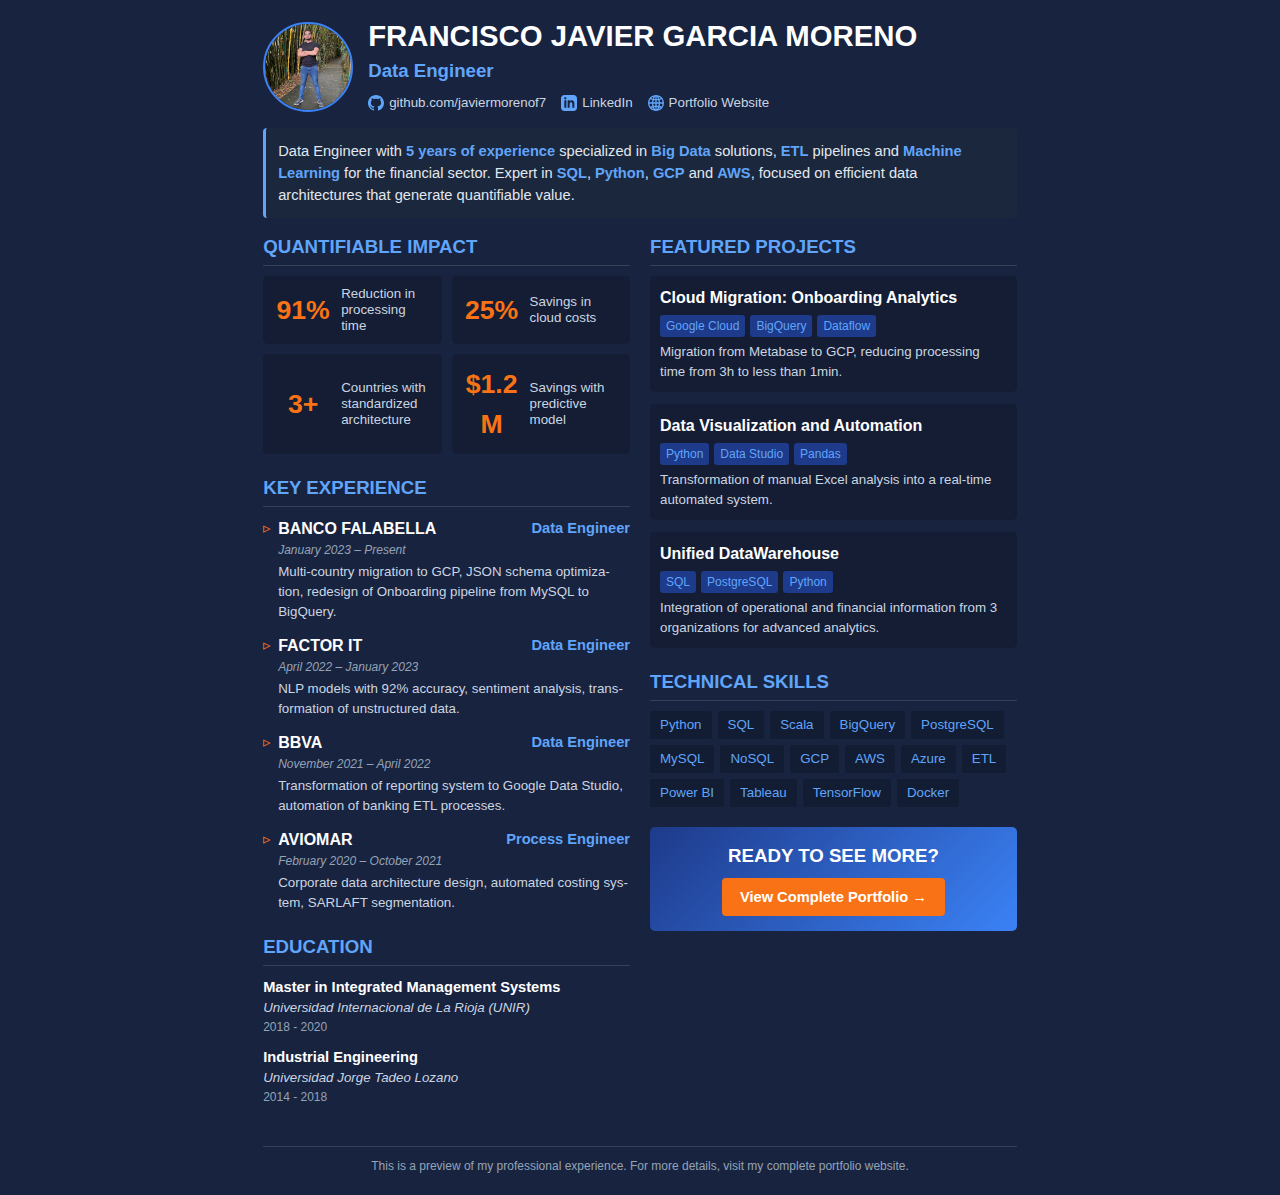
<file: links/print-en.html>
<!DOCTYPE html>
<html lang="en">
<head>
    <meta charset="UTF-8">
    <meta name="viewport" content="width=device-width, initial-scale=1.0">
    <title>Francisco Javier Garcia Moreno - Data Engineer</title>
    <link rel="stylesheet" href="/css/style_print.css">
</head>

<body>
    <div class="page">
        <header class="header">
            <img src="../img/javier-m.jpg" alt="Francisco Javier Garcia Moreno" class="profile-photo">
            <div class="header-content">
                <h1 class="person-name">FRANCISCO JAVIER GARCIA MORENO</h1>
                <h2 class="job-title">Data Engineer</h2>
                <div class="contact-row">
                    <div class="contact-item">
                        <svg class="contact-icon" xmlns="http://www.w3.org/2000/svg" viewBox="0 0 24 24">
                            <path d="M12 0c-6.626 0-12 5.373-12 12 0 5.302 3.438 9.8 8.207 11.387.599.111.793-.261.793-.577v-2.234c-3.338.726-4.033-1.416-4.033-1.416-.546-1.387-1.333-1.756-1.333-1.756-1.089-.745.083-.729.083-.729 1.205.084 1.839 1.237 1.839 1.237 1.07 1.834 2.807 1.304 3.492.997.107-.775.418-1.305.762-1.604-2.665-.305-5.467-1.334-5.467-5.931 0-1.311.469-2.381 1.236-3.221-.124-.303-.535-1.524.117-3.176 0 0 1.008-.322 3.301 1.23.957-.266 1.983-.399 3.003-.404 1.02.005 2.047.138 3.006.404 2.291-1.552 3.297-1.23 3.297-1.23.653 1.653.242 2.874.118 3.176.77.84 1.235 1.911 1.235 3.221 0 4.609-2.807 5.624-5.479 5.921.43.372.823 1.102.823 2.222v3.293c0 .319.192.694.801.576 4.765-1.589 8.199-6.086 8.199-11.386 0-6.627-5.373-12-12-12z"/>
                        </svg>
                        <a href="https://github.com/javiermorenof7" class="contact-text" target="_blank">github.com/javiermorenof7</a>
                    </div>
                    <div class="contact-item">
                        <svg class="contact-icon" xmlns="http://www.w3.org/2000/svg" viewBox="0 0 24 24">
                            <path d="M19 0h-14c-2.761 0-5 2.239-5 5v14c0 2.761 2.239 5 5 5h14c2.762 0 5-2.239 5-5v-14c0-2.761-2.238-5-5-5zm-11 19h-3v-11h3v11zm-1.5-12.268c-.966 0-1.75-.79-1.75-1.764s.784-1.764 1.75-1.764 1.75.79 1.75 1.764-.783 1.764-1.75 1.764zm13.5 12.268h-3v-5.604c0-3.368-4-3.113-4 0v5.604h-3v-11h3v1.765c1.396-2.586 7-2.777 7 2.476v6.759z"/>
                        </svg>
                        <a href="https://www.linkedin.com/in/francisco-javier-garcia-moreno-78b184166/" class="contact-text" target="_blank">LinkedIn</a>
                    </div>
                    <div class="contact-item">
                        <svg class="contact-icon" xmlns="http://www.w3.org/2000/svg" viewBox="0 0 24 24">
                            <path d="M12 0c-6.627 0-12 5.373-12 12s5.373 12 12 12 12-5.373 12-12-5.373-12-12-12zm1 16.057v-3.057h2.994c-.059 1.143-.212 2.24-.456 3.279-.823-.12-1.674-.188-2.538-.222zm1.957 2.162c-.499 1.33-1.159 2.497-1.957 3.456v-3.62c.666.028 1.319.081 1.957.164zm-1.957-7.219v-3.015c.868-.034 1.721-.103 2.548-.224.238 1.027.389 2.111.446 3.239h-2.994zm0-5.014v-3.661c.806.969 1.471 2.15 1.971 3.496-.642.084-1.3.137-1.971.165zm2.703-3.267c1.237.496 2.354 1.228 3.29 2.146-.642.234-1.311.442-2.019.607-.344-.992-.775-1.91-1.271-2.753zm-7.241 13.56c-.244-1.039-.398-2.136-.456-3.279h2.994v3.057c-.865.034-1.714.102-2.538.222zm2.538 1.776v3.62c-.798-.959-1.458-2.126-1.957-3.456.638-.083 1.291-.136 1.957-.164zm-2.994-7.055c.057-1.128.207-2.212.446-3.239.827.121 1.68.19 2.548.224v3.015h-2.994zm1.024-5.179c.5-1.346 1.165-2.527 1.97-3.496v3.661c-.671-.028-1.329-.081-1.97-.165zm-2.005-.35c-.708-.165-1.377-.373-2.018-.607.937-.918 2.053-1.65 3.29-2.146-.496.844-.927 1.762-1.272 2.753zm-.549 1.918c-.264 1.151-.434 2.36-.492 3.611h-3.933c.165-1.658.739-3.197 1.617-4.518.88.361 1.816.67 2.808.907zm.009 9.262c-.988.236-1.92.542-2.797.9-.89-1.328-1.471-2.879-1.637-4.551h3.934c.058 1.265.231 2.488.5 3.651zm.553 1.917c.342.976.768 1.881 1.257 2.712-1.223-.49-2.326-1.211-3.256-2.115.636-.229 1.299-.435 1.999-.597zm9.924 0c.7.163 1.362.367 1.999.597-.931.903-2.034 1.625-3.257 2.116.489-.832.915-1.737 1.258-2.713zm.553-1.917c.27-1.163.442-2.386.501-3.651h3.934c-.167 1.672-.748 3.223-1.638 4.551-.877-.358-1.81-.664-2.797-.9zm.501-5.651c-.058-1.251-.229-2.46-.492-3.611.992-.237 1.929-.546 2.809-.907.877 1.321 1.451 2.86 1.616 4.518h-3.933z"/>
                        </svg>
                        <a href="https://javiermorenof7.github.io/cv_portafolio/" class="contact-text" target="_blank">Portfolio Website</a>
                    </div>
                </div>
            </div>
        </header>
        
        <div class="summary-box">
            Data Engineer with <strong>5 years of experience</strong> specialized in <strong>Big Data</strong> solutions, <strong>ETL</strong> pipelines and <strong>Machine Learning</strong> for the financial sector. Expert in <strong>SQL</strong>, <strong>Python</strong>, <strong>GCP</strong> and <strong>AWS</strong>, focused on efficient data architectures that generate quantifiable value.
        </div>
        
        <div class="sections-grid">
            <div class="left-column">
                <section class="section">
                    <h3 class="section-title">QUANTIFIABLE IMPACT</h3>
                    <div class="metrics-grid">
                        <div class="metric-card">
                            <div class="metric-number">91%</div>
                            <div class="metric-label">Reduction in processing time</div>
                        </div>
                        <div class="metric-card">
                            <div class="metric-number">25%</div>
                            <div class="metric-label">Savings in cloud costs</div>
                        </div>
                        <div class="metric-card">
                            <div class="metric-number">3+</div>
                            <div class="metric-label">Countries with standardized architecture</div>
                        </div>
                        <div class="metric-card">
                            <div class="metric-number">$1.2M</div>
                            <div class="metric-label">Savings with predictive model</div>
                        </div>
                    </div>
                </section>
                
                <section class="section">
                    <h3 class="section-title">KEY EXPERIENCE</h3>
                    <div class="experience-item">
                        <div class="company-name">
                            BANCO FALABELLA <span class="position">Data Engineer</span>
                        </div>
                        <div class="period">January 2023 – Present</div>
                        <div class="exp-summary">Multi-country migration to GCP, JSON schema optimization, redesign of Onboarding pipeline from MySQL to BigQuery.</div>
                    </div>
                    
                    <div class="experience-item">
                        <div class="company-name">
                            FACTOR IT <span class="position">Data Engineer</span>
                        </div>
                        <div class="period">April 2022 – January 2023</div>
                        <div class="exp-summary">NLP models with 92% accuracy, sentiment analysis, transformation of unstructured data.</div>
                    </div>
                    
                    <div class="experience-item">
                        <div class="company-name">
                            BBVA <span class="position">Data Engineer</span>
                        </div>
                        <div class="period">November 2021 – April 2022</div>
                        <div class="exp-summary">Transformation of reporting system to Google Data Studio, automation of banking ETL processes.</div>
                    </div>
                    
                    <div class="experience-item">
                        <div class="company-name">
                            AVIOMAR <span class="position">Process Engineer</span>
                        </div>
                        <div class="period">February 2020 – October 2021</div>
                        <div class="exp-summary">Corporate data architecture design, automated costing system, SARLAFT segmentation.</div>
                    </div>
                </section>
                
                <section class="section">
                    <h3 class="section-title">EDUCATION</h3>
                    <div class="education-item">
                        <div class="degree">Master in Integrated Management Systems</div>
                        <div class="university">Universidad Internacional de La Rioja (UNIR)</div>
                        <div class="edu-year">2018 - 2020</div>
                    </div>
                    
                    <div class="education-item">
                        <div class="degree">Industrial Engineering</div>
                        <div class="university">Universidad Jorge Tadeo Lozano</div>
                        <div class="edu-year">2014 - 2018</div>
                    </div>
                </section>
            </div>
            
            <div class="right-column">
                <section class="section">
                    <h3 class="section-title">FEATURED PROJECTS</h3>
                    <div class="project-item">
                        <div class="project-title">Cloud Migration: Onboarding Analytics</div>
                        <div class="project-tech">
                            <span class="tech-tag">Google Cloud</span>
                            <span class="tech-tag">BigQuery</span>
                            <span class="tech-tag">Dataflow</span>
                        </div>
                        <div class="project-desc">Migration from Metabase to GCP, reducing processing time from 3h to less than 1min.</div>
                    </div>
                    
                    <div class="project-item">
                        <div class="project-title">Data Visualization and Automation</div>
                        <div class="project-tech">
                            <span class="tech-tag">Python</span>
                            <span class="tech-tag">Data Studio</span>
                            <span class="tech-tag">Pandas</span>
                        </div>
                        <div class="project-desc">Transformation of manual Excel analysis into a real-time automated system.</div>
                    </div>
                    
                    <div class="project-item">
                        <div class="project-title">Unified DataWarehouse</div>
                        <div class="project-tech">
                            <span class="tech-tag">SQL</span>
                            <span class="tech-tag">PostgreSQL</span>
                            <span class="tech-tag">Python</span>
                        </div>
                        <div class="project-desc">Integration of operational and financial information from 3 organizations for advanced analytics.</div>
                    </div>
                </section>
                
                <section class="section">
                    <h3 class="section-title">TECHNICAL SKILLS</h3>
                    <div class="skills-list">
                        <div class="skill-badge">Python</div>
                        <div class="skill-badge">SQL</div>
                        <div class="skill-badge">Scala</div>
                        <div class="skill-badge">BigQuery</div>
                        <div class="skill-badge">PostgreSQL</div>
                        <div class="skill-badge">MySQL</div>
                        <div class="skill-badge">NoSQL</div>
                        <div class="skill-badge">GCP</div>
                        <div class="skill-badge">AWS</div>
                        <div class="skill-badge">Azure</div>
                        <div class="skill-badge">ETL</div>
                        <div class="skill-badge">Power BI</div>
                        <div class="skill-badge">Tableau</div>
                        <div class="skill-badge">TensorFlow</div>
                        <div class="skill-badge">Docker</div>
                    </div>
                </section>
                
                <div class="portfolio-cta">
                    <h3 class="cta-title">READY TO SEE MORE?</h3>
                    <a href="https://javiermorenof7.github.io/cv_portafolio/" class="cta-button">View Complete Portfolio →</a>
                </div>
            </div>
        </div>
        
        <footer class="footer">
            This is a preview of my professional experience. For more details, visit my complete portfolio website.
        </footer>
    </div>
</body>
</html>
</file>
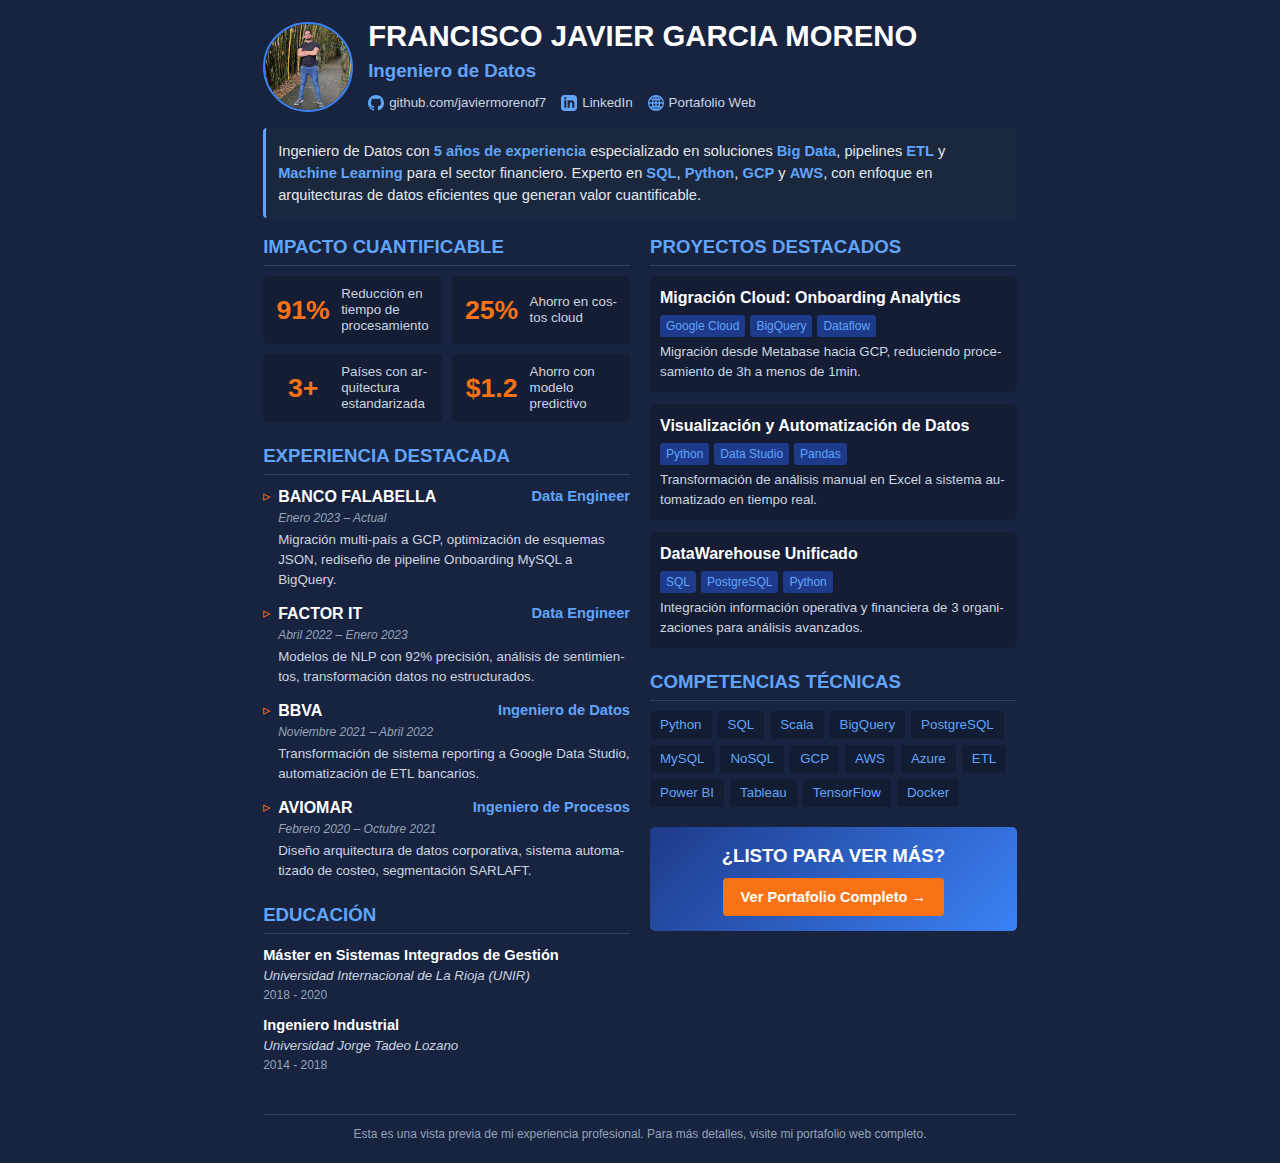
<file: links/print-es.html>
<!DOCTYPE html>
<html lang="es">
<head>
    <meta charset="UTF-8">
    <meta name="viewport" content="width=device-width, initial-scale=1.0">
    <title>Francisco Javier Garcia Moreno - Ingeniero de Datos</title>
    <link rel="stylesheet" href="/css/style_print.css">
</head>

<body>
    <div class="page">
        <header class="header">
            <img src="../img/javier-m.jpg" alt="Francisco Javier Garcia Moreno" class="profile-photo">
            <div class="header-content">
                <h1 class="person-name">FRANCISCO JAVIER GARCIA MORENO</h1>
                <h2 class="job-title">Ingeniero de Datos</h2>
                <div class="contact-row">
                    <div class="contact-item">
                        <svg class="contact-icon" xmlns="http://www.w3.org/2000/svg" viewBox="0 0 24 24">
                            <path d="M12 0c-6.626 0-12 5.373-12 12 0 5.302 3.438 9.8 8.207 11.387.599.111.793-.261.793-.577v-2.234c-3.338.726-4.033-1.416-4.033-1.416-.546-1.387-1.333-1.756-1.333-1.756-1.089-.745.083-.729.083-.729 1.205.084 1.839 1.237 1.839 1.237 1.07 1.834 2.807 1.304 3.492.997.107-.775.418-1.305.762-1.604-2.665-.305-5.467-1.334-5.467-5.931 0-1.311.469-2.381 1.236-3.221-.124-.303-.535-1.524.117-3.176 0 0 1.008-.322 3.301 1.23.957-.266 1.983-.399 3.003-.404 1.02.005 2.047.138 3.006.404 2.291-1.552 3.297-1.23 3.297-1.23.653 1.653.242 2.874.118 3.176.77.84 1.235 1.911 1.235 3.221 0 4.609-2.807 5.624-5.479 5.921.43.372.823 1.102.823 2.222v3.293c0 .319.192.694.801.576 4.765-1.589 8.199-6.086 8.199-11.386 0-6.627-5.373-12-12-12z"/>
                        </svg>
                        <a href="https://github.com/javiermorenof7" class="contact-text" target="_blank">github.com/javiermorenof7</a>
                    </div>
                    <div class="contact-item">
                        <svg class="contact-icon" xmlns="http://www.w3.org/2000/svg" viewBox="0 0 24 24">
                            <path d="M19 0h-14c-2.761 0-5 2.239-5 5v14c0 2.761 2.239 5 5 5h14c2.762 0 5-2.239 5-5v-14c0-2.761-2.238-5-5-5zm-11 19h-3v-11h3v11zm-1.5-12.268c-.966 0-1.75-.79-1.75-1.764s.784-1.764 1.75-1.764 1.75.79 1.75 1.764-.783 1.764-1.75 1.764zm13.5 12.268h-3v-5.604c0-3.368-4-3.113-4 0v5.604h-3v-11h3v1.765c1.396-2.586 7-2.777 7 2.476v6.759z"/>
                        </svg>
                        <a href="https://www.linkedin.com/in/francisco-javier-garcia-moreno-78b184166/" class="contact-text" target="_blank">LinkedIn</a>
                    </div>
                    <div class="contact-item">
                        <svg class="contact-icon" xmlns="http://www.w3.org/2000/svg" viewBox="0 0 24 24">
                            <path d="M12 0c-6.627 0-12 5.373-12 12s5.373 12 12 12 12-5.373 12-12-5.373-12-12-12zm1 16.057v-3.057h2.994c-.059 1.143-.212 2.24-.456 3.279-.823-.12-1.674-.188-2.538-.222zm1.957 2.162c-.499 1.33-1.159 2.497-1.957 3.456v-3.62c.666.028 1.319.081 1.957.164zm-1.957-7.219v-3.015c.868-.034 1.721-.103 2.548-.224.238 1.027.389 2.111.446 3.239h-2.994zm0-5.014v-3.661c.806.969 1.471 2.15 1.971 3.496-.642.084-1.3.137-1.971.165zm2.703-3.267c1.237.496 2.354 1.228 3.29 2.146-.642.234-1.311.442-2.019.607-.344-.992-.775-1.91-1.271-2.753zm-7.241 13.56c-.244-1.039-.398-2.136-.456-3.279h2.994v3.057c-.865.034-1.714.102-2.538.222zm2.538 1.776v3.62c-.798-.959-1.458-2.126-1.957-3.456.638-.083 1.291-.136 1.957-.164zm-2.994-7.055c.057-1.128.207-2.212.446-3.239.827.121 1.68.19 2.548.224v3.015h-2.994zm1.024-5.179c.5-1.346 1.165-2.527 1.97-3.496v3.661c-.671-.028-1.329-.081-1.97-.165zm-2.005-.35c-.708-.165-1.377-.373-2.018-.607.937-.918 2.053-1.65 3.29-2.146-.496.844-.927 1.762-1.272 2.753zm-.549 1.918c-.264 1.151-.434 2.36-.492 3.611h-3.933c.165-1.658.739-3.197 1.617-4.518.88.361 1.816.67 2.808.907zm.009 9.262c-.988.236-1.92.542-2.797.9-.89-1.328-1.471-2.879-1.637-4.551h3.934c.058 1.265.231 2.488.5 3.651zm.553 1.917c.342.976.768 1.881 1.257 2.712-1.223-.49-2.326-1.211-3.256-2.115.636-.229 1.299-.435 1.999-.597zm9.924 0c.7.163 1.362.367 1.999.597-.931.903-2.034 1.625-3.257 2.116.489-.832.915-1.737 1.258-2.713zm.553-1.917c.27-1.163.442-2.386.501-3.651h3.934c-.167 1.672-.748 3.223-1.638 4.551-.877-.358-1.81-.664-2.797-.9zm.501-5.651c-.058-1.251-.229-2.46-.492-3.611.992-.237 1.929-.546 2.809-.907.877 1.321 1.451 2.86 1.616 4.518h-3.933z"/>
                        </svg>
                        <a href="https://javiermorenof7.github.io/cv_portafolio/" class="contact-text" target="_blank">Portafolio Web</a>
                    </div>
                </div>
            </div>
        </header>
        
        <div class="summary-box">
            Ingeniero de Datos con <strong>5 años de experiencia</strong> especializado en soluciones <strong>Big Data</strong>, pipelines <strong>ETL</strong> y <strong>Machine Learning</strong> para el sector financiero. Experto en <strong>SQL</strong>, <strong>Python</strong>, <strong>GCP</strong> y <strong>AWS</strong>, con enfoque en arquitecturas de datos eficientes que generan valor cuantificable.
        </div>
        
        <div class="sections-grid">
            <div class="left-column">
                <section class="section">
                    <h3 class="section-title">IMPACTO CUANTIFICABLE</h3>
                    <div class="metrics-grid">
                        <div class="metric-card">
                            <div class="metric-number">91%</div>
                            <div class="metric-label">Reducción en tiempo de procesamiento</div>
                        </div>
                        <div class="metric-card">
                            <div class="metric-number">25%</div>
                            <div class="metric-label">Ahorro en costos cloud</div>
                        </div>
                        <div class="metric-card">
                            <div class="metric-number">3+</div>
                            <div class="metric-label">Países con arquitectura estandarizada</div>
                        </div>
                        <div class="metric-card">
                            <div class="metric-number">$1.2</div>
                            <div class="metric-label">Ahorro con modelo predictivo</div>
                        </div>
                    </div>
                </section>
                
                <section class="section">
                    <h3 class="section-title">EXPERIENCIA DESTACADA</h3>
                    <div class="experience-item">
                        <div class="company-name">
                            BANCO FALABELLA <span class="position">Data Engineer</span>
                        </div>
                        <div class="period">Enero 2023 – Actual</div>
                        <div class="exp-summary">Migración multi-país a GCP, optimización de esquemas JSON, rediseño de pipeline Onboarding MySQL a BigQuery.</div>
                    </div>
                    
                    <div class="experience-item">
                        <div class="company-name">
                            FACTOR IT <span class="position">Data Engineer</span>
                        </div>
                        <div class="period">Abril 2022 – Enero 2023</div>
                        <div class="exp-summary">Modelos de NLP con 92% precisión, análisis de sentimientos, transformación datos no estructurados.</div>
                    </div>
                    
                    <div class="experience-item">
                        <div class="company-name">
                            BBVA <span class="position">Ingeniero de Datos</span>
                        </div>
                        <div class="period">Noviembre 2021 – Abril 2022</div>
                        <div class="exp-summary">Transformación de sistema reporting a Google Data Studio, automatización de ETL bancarios.</div>
                    </div>
                    
                    <div class="experience-item">
                        <div class="company-name">
                            AVIOMAR <span class="position">Ingeniero de Procesos</span>
                        </div>
                        <div class="period">Febrero 2020 – Octubre 2021</div>
                        <div class="exp-summary">Diseño arquitectura de datos corporativa, sistema automatizado de costeo, segmentación SARLAFT.</div>
                    </div>
                </section>
                
                <section class="section">
                    <h3 class="section-title">EDUCACIÓN</h3>
                    <div class="education-item">
                        <div class="degree">Máster en Sistemas Integrados de Gestión</div>
                        <div class="university">Universidad Internacional de La Rioja (UNIR)</div>
                        <div class="edu-year">2018 - 2020</div>
                    </div>
                    
                    <div class="education-item">
                        <div class="degree">Ingeniero Industrial</div>
                        <div class="university">Universidad Jorge Tadeo Lozano</div>
                        <div class="edu-year">2014 - 2018</div>
                    </div>
                </section>
            </div>
            
            <div class="right-column">
                <section class="section">
                    <h3 class="section-title">PROYECTOS DESTACADOS</h3>
                    <div class="project-item">
                        <div class="project-title">Migración Cloud: Onboarding Analytics</div>
                        <div class="project-tech">
                            <span class="tech-tag">Google Cloud</span>
                            <span class="tech-tag">BigQuery</span>
                            <span class="tech-tag">Dataflow</span>
                        </div>
                        <div class="project-desc">Migración desde Metabase hacia GCP, reduciendo procesamiento de 3h a menos de 1min.</div>
                    </div>
                    
                    <div class="project-item">
                        <div class="project-title">Visualización y Automatización de Datos</div>
                        <div class="project-tech">
                            <span class="tech-tag">Python</span>
                            <span class="tech-tag">Data Studio</span>
                            <span class="tech-tag">Pandas</span>
                        </div>
                        <div class="project-desc">Transformación de análisis manual en Excel a sistema automatizado en tiempo real.</div>
                    </div>
                    
                    <div class="project-item">
                        <div class="project-title">DataWarehouse Unificado</div>
                        <div class="project-tech">
                            <span class="tech-tag">SQL</span>
                            <span class="tech-tag">PostgreSQL</span>
                            <span class="tech-tag">Python</span>
                        </div>
                        <div class="project-desc">Integración información operativa y financiera de 3 organizaciones para análisis avanzados.</div>
                    </div>
                </section>
                
                <section class="section">
                    <h3 class="section-title">COMPETENCIAS TÉCNICAS</h3>
                    <div class="skills-list">
                        <div class="skill-badge">Python</div>
                        <div class="skill-badge">SQL</div>
                        <div class="skill-badge">Scala</div>
                        <div class="skill-badge">BigQuery</div>
                        <div class="skill-badge">PostgreSQL</div>
                        <div class="skill-badge">MySQL</div>
                        <div class="skill-badge">NoSQL</div>
                        <div class="skill-badge">GCP</div>
                        <div class="skill-badge">AWS</div>
                        <div class="skill-badge">Azure</div>
                        <div class="skill-badge">ETL</div>
                        <div class="skill-badge">Power BI</div>
                        <div class="skill-badge">Tableau</div>
                        <div class="skill-badge">TensorFlow</div>
                        <div class="skill-badge">Docker</div>
                    </div>
                </section>
                
                <div class="portfolio-cta">
                    <h3 class="cta-title">¿LISTO PARA VER MÁS?</h3>
                    <a href="https://javiermorenof7.github.io/cv_portafolio/" class="cta-button">Ver Portafolio Completo →</a>
                </div>
            </div>
        </div>
        
        <footer class="footer">
            Esta es una vista previa de mi experiencia profesional. Para más detalles, visite mi portafolio web completo.
        </footer>
    </div>
</body>
</html>
</file>
<file: css/style_print.css>
/* Estilos generales y reset */
        * {
            margin: 0;
            padding: 0;
            box-sizing: border-box;
            font-family: 'Montserrat', Arial, sans-serif;
        }
        
        body {
            background-color: #18233f;
            color: #e2e8f0;
            line-height: 1.5;
            font-size: 11pt;
        }
        
        /* Configuración para contenedor principal */
        .page {
            width: 100%;
            max-width: 210mm; /* Ancho A4 */
            margin: 0 auto;
            background: #18233f;
            position: relative;
            overflow: hidden;
            padding: 20px;
        }
        
        /* Encabezado con foto */
        .header {
            display: flex;
            align-items: center;
            margin-bottom: 15px;
            gap: 15px;
            flex-wrap: wrap;
        }
        
        .profile-photo {
            width: 90px;
            height: 90px;
            border-radius: 50%;
            object-fit: cover;
            border: 2px solid #3b82f6;
        }
        
        .header-content {
            flex: 1;
            min-width: 200px;
        }
        
        .person-name {
            font-size: 22pt;
            font-weight: 700;
            color: #fff;
            line-height: 1.1;
        }
        
        .job-title {
            font-size: 14pt;
            color: #60a5fa;
            font-weight: 600;
            margin-top: 5px;
        }
        
        .contact-row {
            display: flex;
            gap: 15px;
            margin-top: 8px;
            font-size: 10pt;
            flex-wrap: wrap;
        }
        
        .contact-item {
            display: flex;
            align-items: center;
            gap: 5px;
        }
        
        .contact-icon {
            width: 16px;
            height: 16px;
            fill: #60a5fa;
        }
        
        .contact-text {
            color: #cbd5e1;
            text-decoration: none;
        }
        
        .contact-text:hover {
            color: #60a5fa;
            text-decoration: underline;
        }
        
        /* Resumen profesional */
        .summary-box {
            background: rgba(30, 41, 59, 0.6);
            border-left: 3px solid #60a5fa;
            padding: 12px;
            margin: 15px 0;
            border-radius: 4px;
            font-size: 11pt;
        }
        
        .summary-box strong {
            color: #60a5fa;
        }
        
        /* Secciones */
        .sections-grid {
            display: grid;
            grid-template-columns: 1fr 1fr;
            gap: 20px;
            margin-top: 15px;
        }
        
        /* Columnas responsivas */
        @media (max-width: 768px) {
            .sections-grid {
                grid-template-columns: 1fr;
            }
        }
        
        .section {
            margin-bottom: 20px;
            overflow-wrap: break-word;
            word-wrap: break-word;
            word-break: break-word;
            hyphens: auto;
        }
        
        .section-title {
            color: #60a5fa;
            font-size: 14pt;
            font-weight: 600;
            margin-bottom: 10px;
            position: relative;
            border-bottom: 1px solid #334155;
            padding-bottom: 4px;
        }
        
        /* Impacto métricas */
        .metrics-grid {
            display: grid;
            grid-template-columns:repeat(2,1fr);
            gap: 10px
        }
        
        /* Métricas responsivas */
        @media (max-width: 480px) {
            .metrics-grid {
                grid-template-columns: 1fr;
            }
        }
        
        .metric-card {
            background-color: rgba(15, 23, 42, 0.5);
            border-radius: 5px;
            padding: 10px;
            display: flex;
            align-items: center;
        }
        
        /* Corregido: Mejora en la visualización de los números de métricas */
        .metric-number {
            font-size: 20pt;
            font-weight: 700;
            color: #f97316;
            width: 60px; /* Ancho fijo para alinear todos los números */
            text-align: center;
            flex-shrink: 0; /* No permitir que se encoja */
            display: flex;
            justify-content: center;
            align-items: center;
        }
        
        .metric-label {
            font-size: 10pt;
            color: #cbd5e1;
            line-height: 1.2;
            flex: 1; /* Tomar el espacio restante */
            padding-left: 8px; /* Espacio consistente entre número y texto */
        }
        
        /* Experiencia */
        .experience-item {
            margin-bottom: 12px;
            position: relative;
            padding-left: 15px;
        }
        
        .experience-item:before {
            content: '▹';
            position: absolute;
            left: 0;
            color: #f97316;
        }
        
        .company-name {
            font-weight: 700;
            font-size: 12pt;
            color: #fff;
            display: flex;
            justify-content: space-between;
            flex-wrap: wrap;
        }
        
        .position {
            color: #60a5fa;
            font-weight: 600;
            font-size: 11pt;
        }
        
        .period {
            color: #94a3b8;
            font-size: 9pt;
            font-style: italic;
        }
        
        .exp-summary {
            font-size: 10pt;
            color: #cbd5e1;
            margin-top: 3px;
        }
        
        /* Proyectos */
        .project-item {
            margin-bottom: 12px;
            background-color: rgba(15, 23, 42, 0.5);
            padding: 10px;
            border-radius: 5px;
        }
        
        .project-title {
            font-weight: 600;
            font-size: 12pt;
            color: #fff;
        }
        
        .project-tech {
            display: flex;
            flex-wrap: wrap;
            gap: 5px;
            margin: 5px 0;
        }
        
        .tech-tag {
            background-color: #1e3a8a;
            color: #60a5fa;
            padding: 2px 6px;
            border-radius: 3px;
            font-size: 9pt;
        }
        
        .project-desc {
            font-size: 10pt;
            color: #cbd5e1;
            margin-top: 3px;
        }
        
        /* Skills */
        .skills-list {
            display: flex;
            flex-wrap: wrap;
            gap: 6px;
        }
        
        .skill-badge {
            background-color: rgba(15, 23, 42, 0.6);
            color: #60a5fa;
            padding: 4px 10px;
            border-radius: 3px;
            font-size: 10pt;
        }
        
        /* Educación */
        .education-item {
            margin-bottom: 10px;
        }
        
        .degree {
            font-weight: 600;
            font-size: 11pt;
            color: #fff;
        }
        
        .university {
            font-style: italic;
            font-size: 10pt;
            color: #cbd5e1;
        }
        
        .edu-year {
            color: #94a3b8;
            font-size: 9pt;
        }
        
        /* CTA */
        .portfolio-cta {
            background: linear-gradient(135deg, #1e3a8a, #3b82f6);
            border-radius: 5px;
            padding: 15px;
            margin: 15px 0;
            text-align: center;
        }
        
        .cta-title {
            font-size: 14pt;
            font-weight: 700;
            color: #fff;
            margin-bottom: 8px;
        }
        
        .cta-button {
            display: inline-block;
            background-color: #f97316;
            color: #fff;
            padding: 8px 18px;
            border-radius: 4px;
            font-weight: 600;
            text-decoration: none;
            font-size: 11pt;
        }
        
        .cta-button:hover {
            background-color: #ea580c;
        }
        
        /* Footer */
        .footer {
            text-align: center;
            font-size: 9pt;
            color: #94a3b8;
            margin-top: 20px;
            padding-top: 10px;
            border-top: 1px solid #334155;
        }
        
        /* Ajustes específicos para impresión */
        @media print {
            body {
                background-color: #18233f !important;
                -webkit-print-color-adjust: exact !important;
                print-color-adjust: exact !important;
            }
            
            .page {
                width: 210mm;
                height: 297mm;
                max-width: none;
                padding: 15mm;
                margin: 0;
                border: none;
                overflow: hidden;
            }
            
            .sections-grid {
                grid-template-columns: 1fr 1fr !important;
                gap: 15px !important;
            }
            
            .section {
                margin-bottom: 15px;
            }
            
            .section-title {
                margin-bottom: 8px;
            }
            
            .experience-item, .project-item {
                margin-bottom: 10px;
            }
            
            /* Ajustes específicos para métricas en impresión */
            .metric-card {
                padding: 8px;
            }
            
            .metric-number {
                font-size: 18pt;
                width: 50px;
            }
            
            .metric-label {
                font-size: 9pt;
            }
            
            .contact-row {
                font-size: 9pt;
            }
        }
</file>
